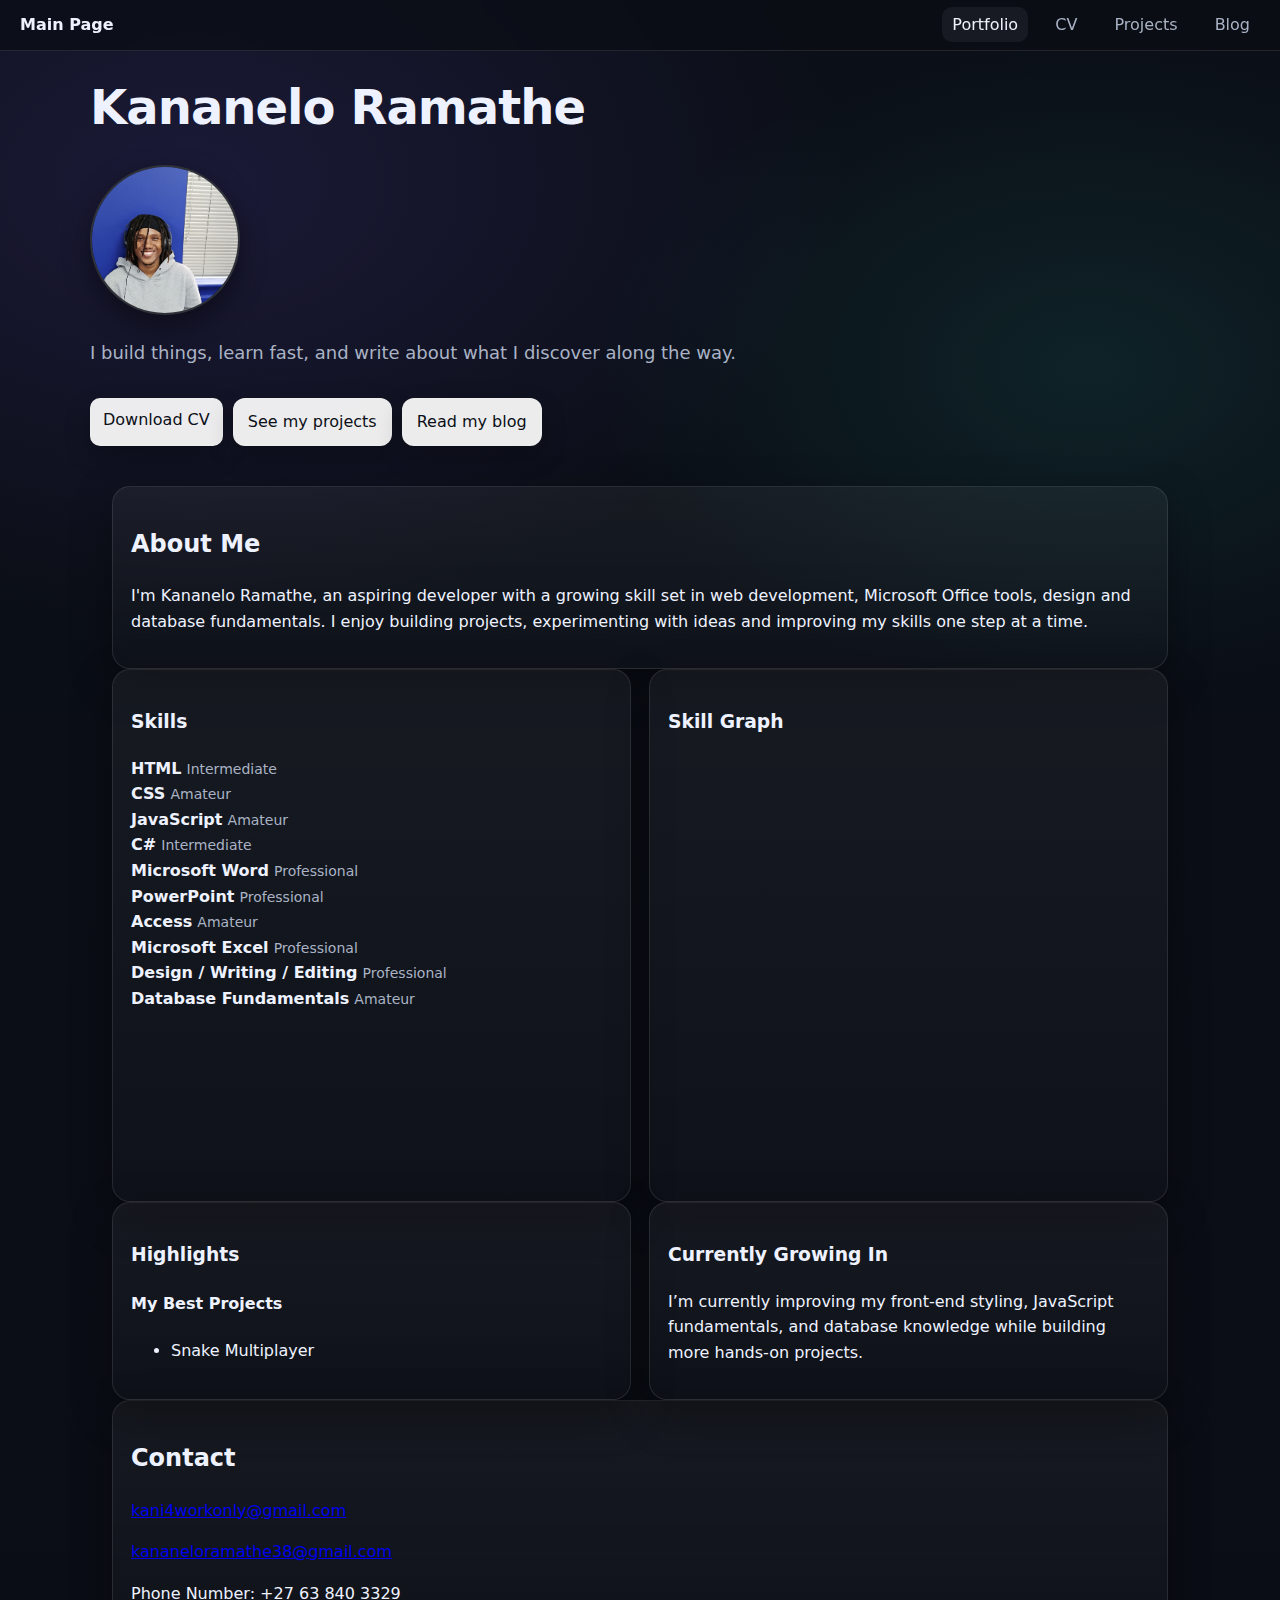
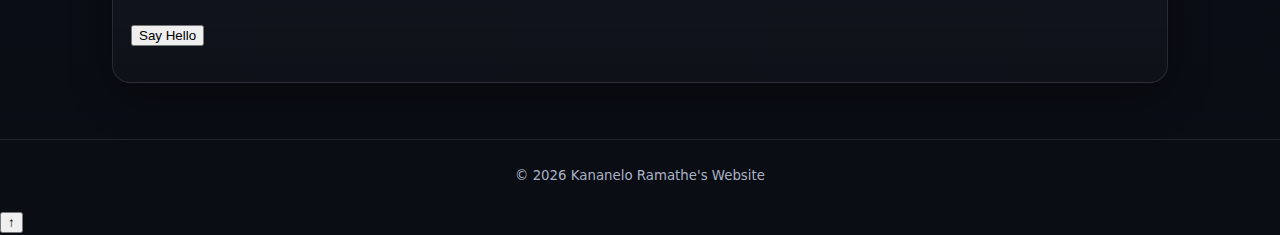
<file: index.html>
<!doctype html>
<html lang="en">
<head>
  <script async src="https://www.googletagmanager.com/gtag/js?id=G-QMB17BQ721"></script>
  <script>
    window.dataLayer = window.dataLayer || [];
    function gtag(){dataLayer.push(arguments);}
    gtag('js', new Date());
    gtag('config', 'G-QMB17BQ721');
  </script>

  <meta charset="utf-8" />
  <meta name="viewport" content="width=device-width,initial-scale=1" />
  <title>My Portfolio</title>
  <meta name="description" content="Portfolio, projects, and blog by Kananelo Ramathe." />
  <link rel="icon" href="images/me.jpg" />
  <link rel="stylesheet" href="style.css" />
</head>
<body>

  <div class="bg">
    <div class="blob b1"></div>
    <div class="blob b2"></div>
    <div class="blob b3"></div>
    <div class="stars"></div>
    <div class="grain"></div>
  </div>

  
  <nav class="nav">
    <a class="logo" href="index.html">Main Page</a>
    <div class="links">
      <a class="active" href="index.html">Portfolio</a>
      <a href="cv.html">CV</a>
      <a href="projects.html">Projects</a>
      <a href="blog.html">Blog</a>
    </div>
  </nav>

  <header class="hero wrap">
    <h1>Kananelo Ramathe</h1>

    <div class="avatar-wrap">
      <img class="avatar" src="images/me.jpg" alt="Photo of Kananelo Ramathe" />
    </div>

    <p>I build things, learn fast, and write about what I discover along the way.</p>

    <div class="cta">
      <a class="btn small" href="files/Kananelo_Ramathe_CV.pdf" download>Download CV</a>
      <a class="btn" href="projects.html">See my projects</a>
      <a class="btn" href="blog.html">Read my blog</a>
    </div>
  </header>

  <main class="wrap">
    <section class="card">
      <h2>About Me</h2>
      <p>
        I'm Kananelo Ramathe, an aspiring developer with a growing skill set in web development,
        Microsoft Office tools, design and database fundamentals. I enjoy building projects,
        experimenting with ideas and improving my skills one step at a time.
      </p>
    </section>

    <section class="grid skills-grid">
      <div class="card skills-card glow-3d">
        <div class="card-glow"></div>
        <h3>Skills</h3>

        <div class="skills-list">
          <div class="skill">
            <div class="skill-info">
              <span class="skill-name">HTML</span>
              <span class="skill-level intermediate">Intermediate</span>
            </div>
            <div class="skill-bar">
              <div class="skill-fill html" data-label="HTML" data-value="60"></div>
            </div>
          </div>

          <div class="skill">
            <div class="skill-info">
              <span class="skill-name">CSS</span>
              <span class="skill-level amateur">Amateur</span>
            </div>
            <div class="skill-bar">
              <div class="skill-fill css" data-label="CSS" data-value="30"></div>
            </div>
          </div>

          <div class="skill">
            <div class="skill-info">
              <span class="skill-name">JavaScript</span>
              <span class="skill-level amateur">Amateur</span>
            </div>
            <div class="skill-bar">
              <div class="skill-fill js" data-label="JavaScript" data-value="30"></div>
            </div>
          </div>

          <div class="skill">
            <div class="skill-info">
              <span class="skill-name">C#</span>
              <span class="skill-level intermediate">Intermediate</span>
            </div>
            <div class="skill-bar">
              <div class="skill-fill csharp" data-label="C#" data-value="50"></div>
            </div>
          </div>

          <div class="skill">
            <div class="skill-info">
              <span class="skill-name">Microsoft Word</span>
              <span class="skill-level professional">Professional</span>
            </div>
            <div class="skill-bar">
              <div class="skill-fill word" data-label="Word" data-value="60"></div>
            </div>
          </div>

          <div class="skill">
            <div class="skill-info">
              <span class="skill-name">PowerPoint</span>
              <span class="skill-level professional">Professional</span>
            </div>
            <div class="skill-bar">
              <div class="skill-fill ppt" data-label="PowerPoint" data-value="51"></div>
            </div>
          </div>

          <div class="skill">
            <div class="skill-info">
              <span class="skill-name">Access</span>
              <span class="skill-level amateur">Amateur</span>
            </div>
            <div class="skill-bar">
              <div class="skill-fill access" data-label="Access" data-value="30"></div>
            </div>
          </div>

          <div class="skill">
            <div class="skill-info">
              <span class="skill-name">Microsoft Excel</span>
              <span class="skill-level professional">Professional</span>
            </div>
            <div class="skill-bar">
              <div class="skill-fill excel" data-label="Excel" data-value="43"></div>
            </div>
          </div>

          <div class="skill">
            <div class="skill-info">
              <span class="skill-name">Design / Writing / Editing</span>
              <span class="skill-level professional">Professional</span>
            </div>
            <div class="skill-bar">
              <div class="skill-fill creative" data-label="Design" data-value="54"></div>
            </div>
          </div>

          <div class="skill">
            <div class="skill-info">
              <span class="skill-name">Database Fundamentals</span>
              <span class="skill-level amateur">Amateur</span>
            </div>
            <div class="skill-bar">
              <div class="skill-fill db" data-label="Database" data-value="30"></div>
            </div>
          </div>
        </div>
      </div>

      <div class="card radar-card">
        <h3>Skill Graph</h3>
        <div class="chart-wrap">
          <canvas id="skillsRadar" width="420" height="420"></canvas>
        </div>
      </div>
    </section>

    <section class="grid">
      <div class="card">
        <h3>Highlights</h3>
        <h4>My Best Projects</h4>
        <ul>
          <li>Snake Multiplayer</li>
        </ul>
      </div>

      <div class="card">
        <h3>Currently Growing In</h3>
        <p>
          I’m currently improving my front-end styling, JavaScript fundamentals,
          and database knowledge while building more hands-on projects.
        </p>
      </div>
    </section>

    <section class="card">
      <h2>Contact</h2>
      <p><a href="mailto:kani4workonly@gmail.com">kani4workonly@gmail.com</a></p>
      <p><a href="mailto:kananeloramathe38@gmail.com">kananeloramathe38@gmail.com</a></p>
      <p>Phone Number: +27 63 840 3329</p>

      <button id="hiBtn">Say Hello</button>
      <p id="msg" class="muted"></p>
    </section>
  </main>

  <footer class="footer">
    <small>© <span id="year"></span> Kananelo Ramathe's Website</small>
  </footer>

  <button id="topBtn" class="top-btn" aria-label="Back to top">↑</button>

  <script src="script.js"></script>

</body>
</html>
</file>
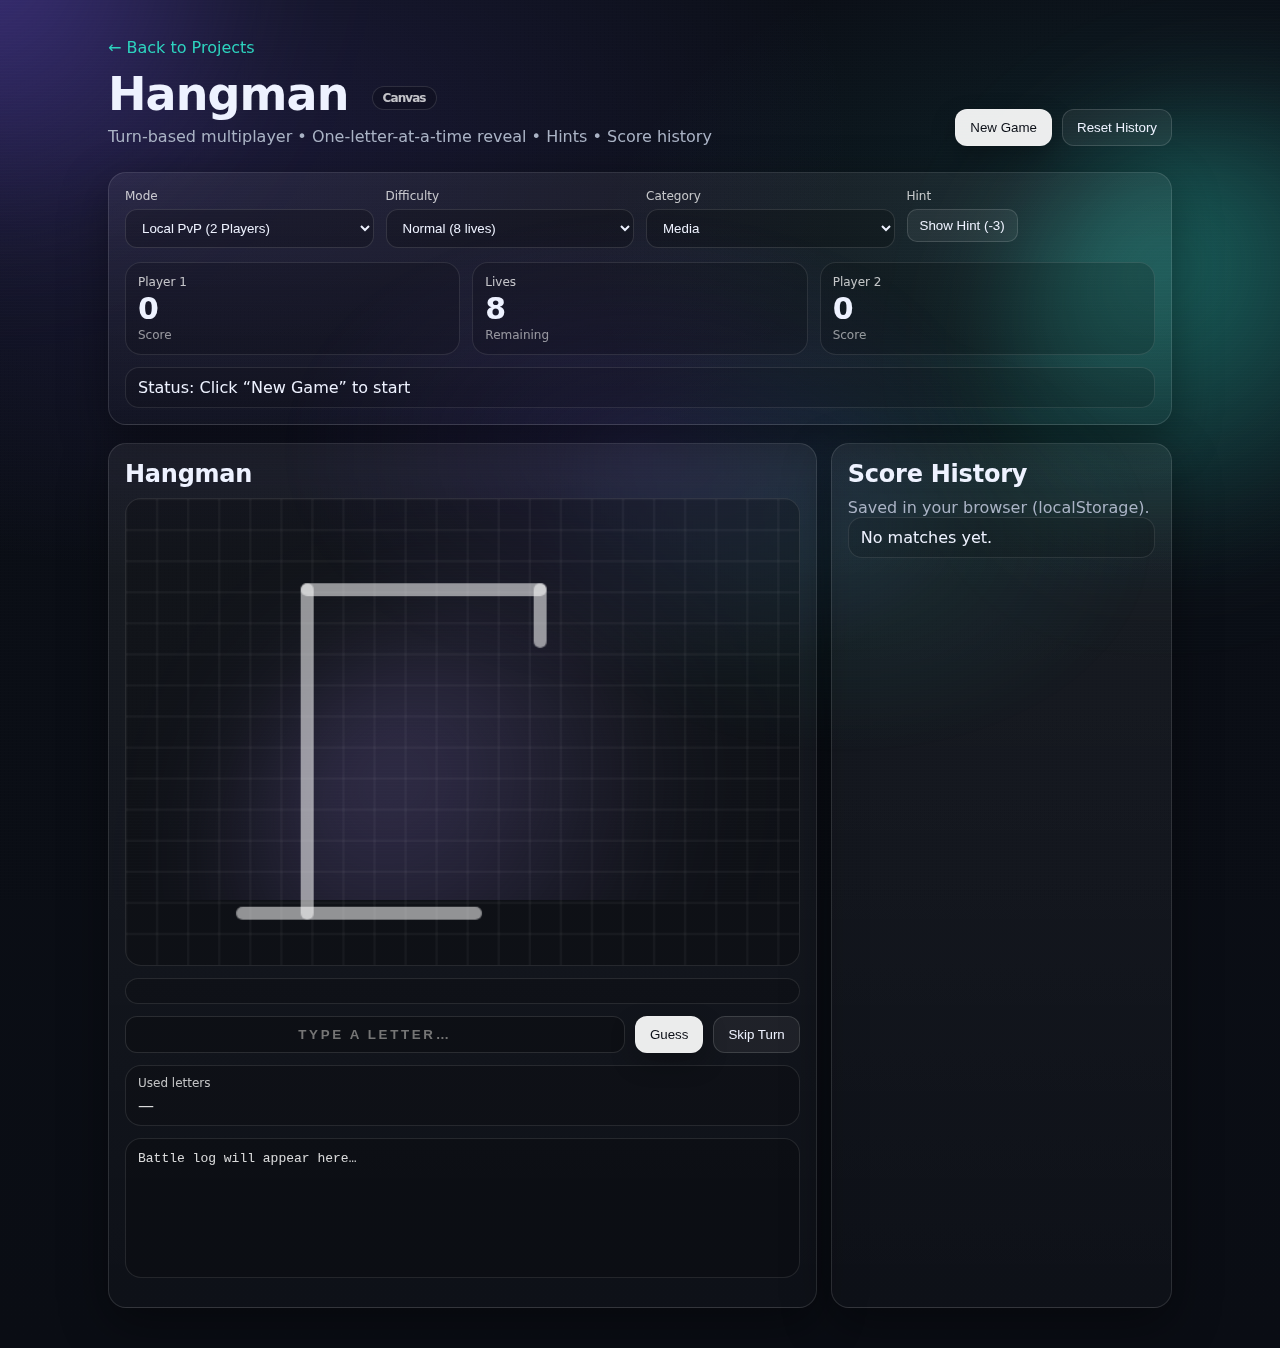
<file: hangman/index.html>
<!doctype html>
<html lang="en">
<head>
  <meta charset="utf-8" />
  <meta http-equiv="refresh" content="0; url=../Hangman/" />
  <link rel="canonical" href="../Hangman/" />
  <title>Redirecting…</title>
  <script>
    window.location.replace("../Hangman/");
  </script>
</head>
<body>
  Redirecting to Hangman…
</body>
</html>
</file>
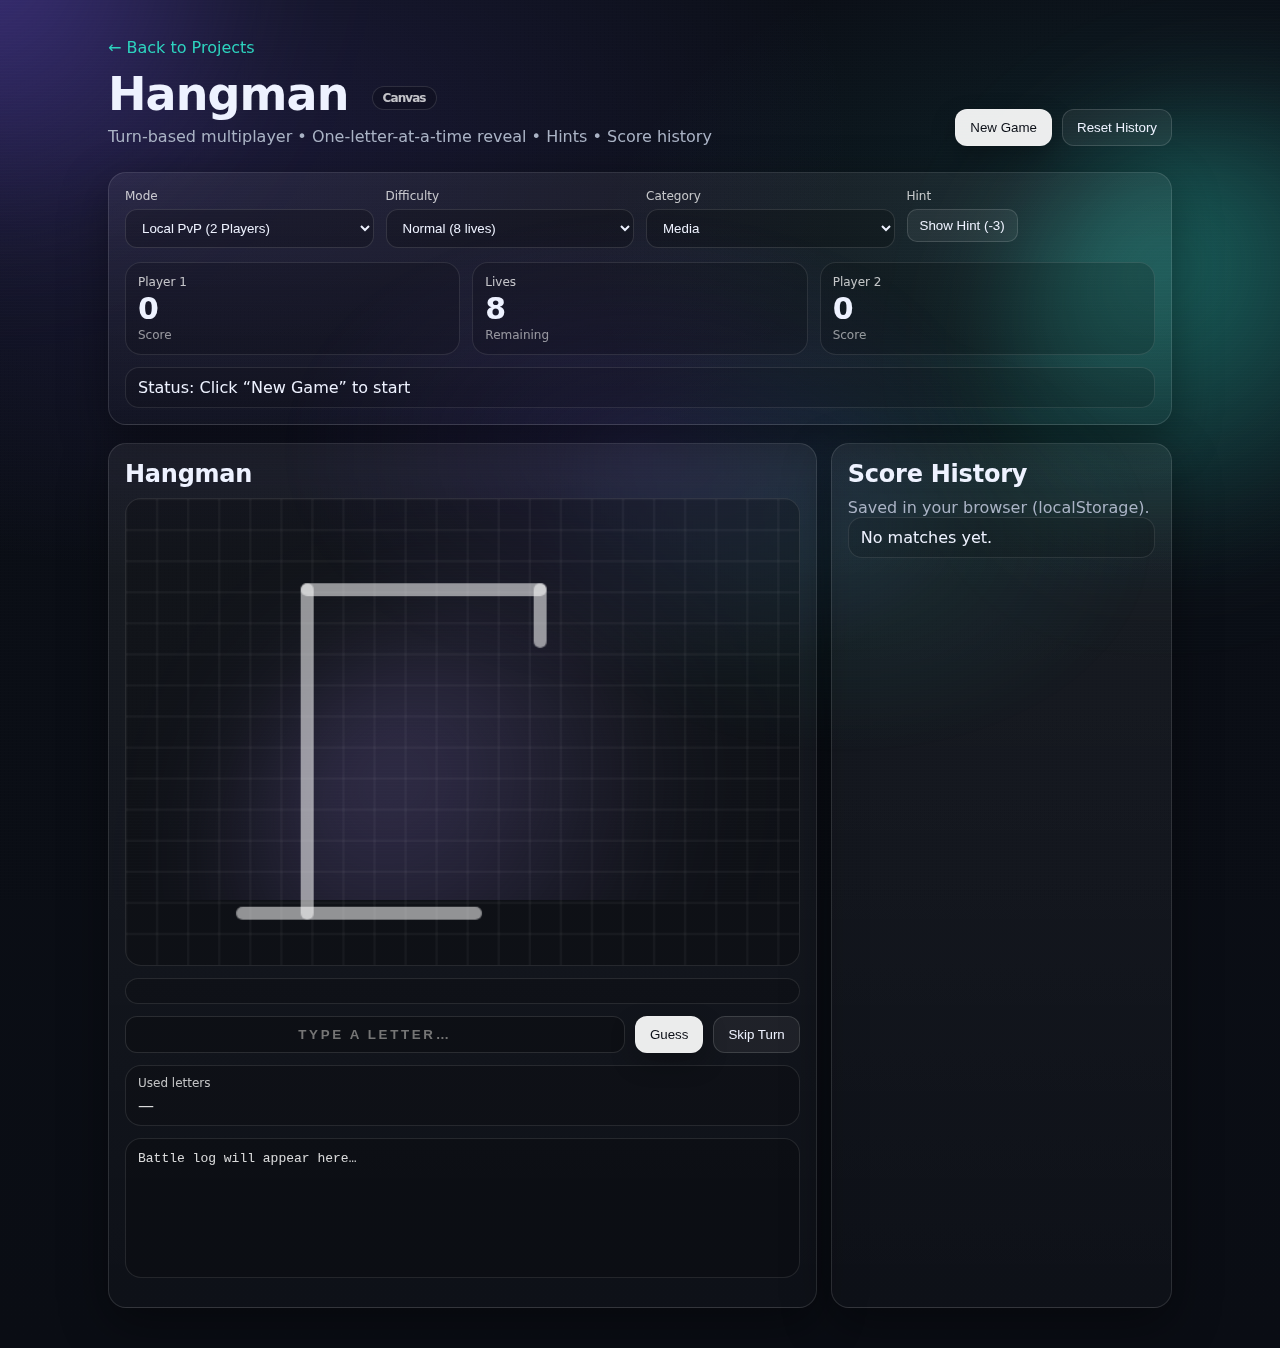
<file: Hangman/index.html>
<!doctype html>
<html lang="en">
<head>
  <meta charset="utf-8" />
  <meta name="viewport" content="width=device-width,initial-scale=1" />
  <title>Hangman</title>
  <link rel="stylesheet" href="hangman.css" />
</head>

<body>
  <!-- Background FX (same vibe as your Snake/KnockoutClash) -->
  <div class="bg">
    <div class="blob b1"></div>
    <div class="blob b2"></div>
    <div class="blob b3"></div>
    <div class="stars"></div>
    <div class="grain"></div>
  </div>
  <div class="glow" aria-hidden="true"></div>

  <main class="wrap">
    <header class="hero">
      <div>
        <a class="back" href="../projects.html">← Back to Projects</a>
        <h1 class="title">Hangman <span class="badge">Canvas</span></h1>
        <p class="muted">Turn-based multiplayer • One-letter-at-a-time reveal • Hints • Score history</p>
      </div>

      <div class="hero-actions">
        <button id="newGameBtn" class="btn">New Game</button>
        <button id="resetHistoryBtn" class="btn ghost">Reset History</button>
      </div>
    </header>

    <section class="panel">
      <div class="settings">
        <div class="field">
          <label>Mode</label>
          <select id="mode">
            <option value="pvp" selected>Local PvP (2 Players)</option>
            <option value="cpu">Player vs CPU</option>
          </select>
        </div>

        <div class="field">
          <label>Difficulty</label>
          <select id="difficulty">
            <option value="easy">Easy (10 lives)</option>
            <option value="normal" selected>Normal (8 lives)</option>
            <option value="hard">Hard (6 lives)</option>
          </select>
        </div>

        <div class="field">
          <label>Category</label>
          <select id="category">
            <option value="media" selected>Media</option>
            <option value="tech">Tech</option>
            <option value="biblical">Biblical</option>
          </select>
        </div>

        <div class="field">
          <label>Hint</label>
          <button id="hintBtn" class="btn ghost small">Show Hint (-3)</button>
        </div>
      </div>

      <div class="hud">
        <div class="stat">
          <div class="stat-label" id="p1Label">Player 1</div>
          <div class="stat-value" id="p1Score">0</div>
          <div class="stat-sub">Score</div>
        </div>

        <div class="stat">
          <div class="stat-label">Lives</div>
          <div class="stat-value" id="lives">8</div>
          <div class="stat-sub">Remaining</div>
        </div>

        <div class="stat">
          <div class="stat-label" id="p2Label">Player 2</div>
          <div class="stat-value" id="p2Score">0</div>
          <div class="stat-sub">Score</div>
        </div>
      </div>

      <div class="status" id="status">Status: Click “New Game” to start</div>
      <div class="hint" id="hint" hidden></div>
    </section>

    <section class="grid">
      <article class="card">
        <h2>Hangman</h2>
        <div class="canvas-wrap">
          <canvas id="hangCanvas" width="520" height="360"></canvas>
          <div class="flash" id="flash"></div>
        </div>

        <div class="word" id="word">—</div>

        <div class="guess-row">
          <input id="guessInput" class="input" maxlength="1" placeholder="Type a letter…" />
          <button id="guessBtn" class="btn">Guess</button>
          <button id="skipBtn" class="btn ghost">Skip Turn</button>
        </div>

        <div class="used">
          <div class="used-title">Used letters</div>
          <div class="used-list" id="usedLetters">—</div>
        </div>

        <pre class="log" id="log">Battle log will appear here…</pre>
      </article>

      <aside class="card">
        <h2>Score History</h2>
        <p class="muted">Saved in your browser (localStorage).</p>
        <div class="history" id="history"></div>
      </aside>
    </section>
  </main>

  <script src="hangman.js"></script>
</body>
</html>
</file>
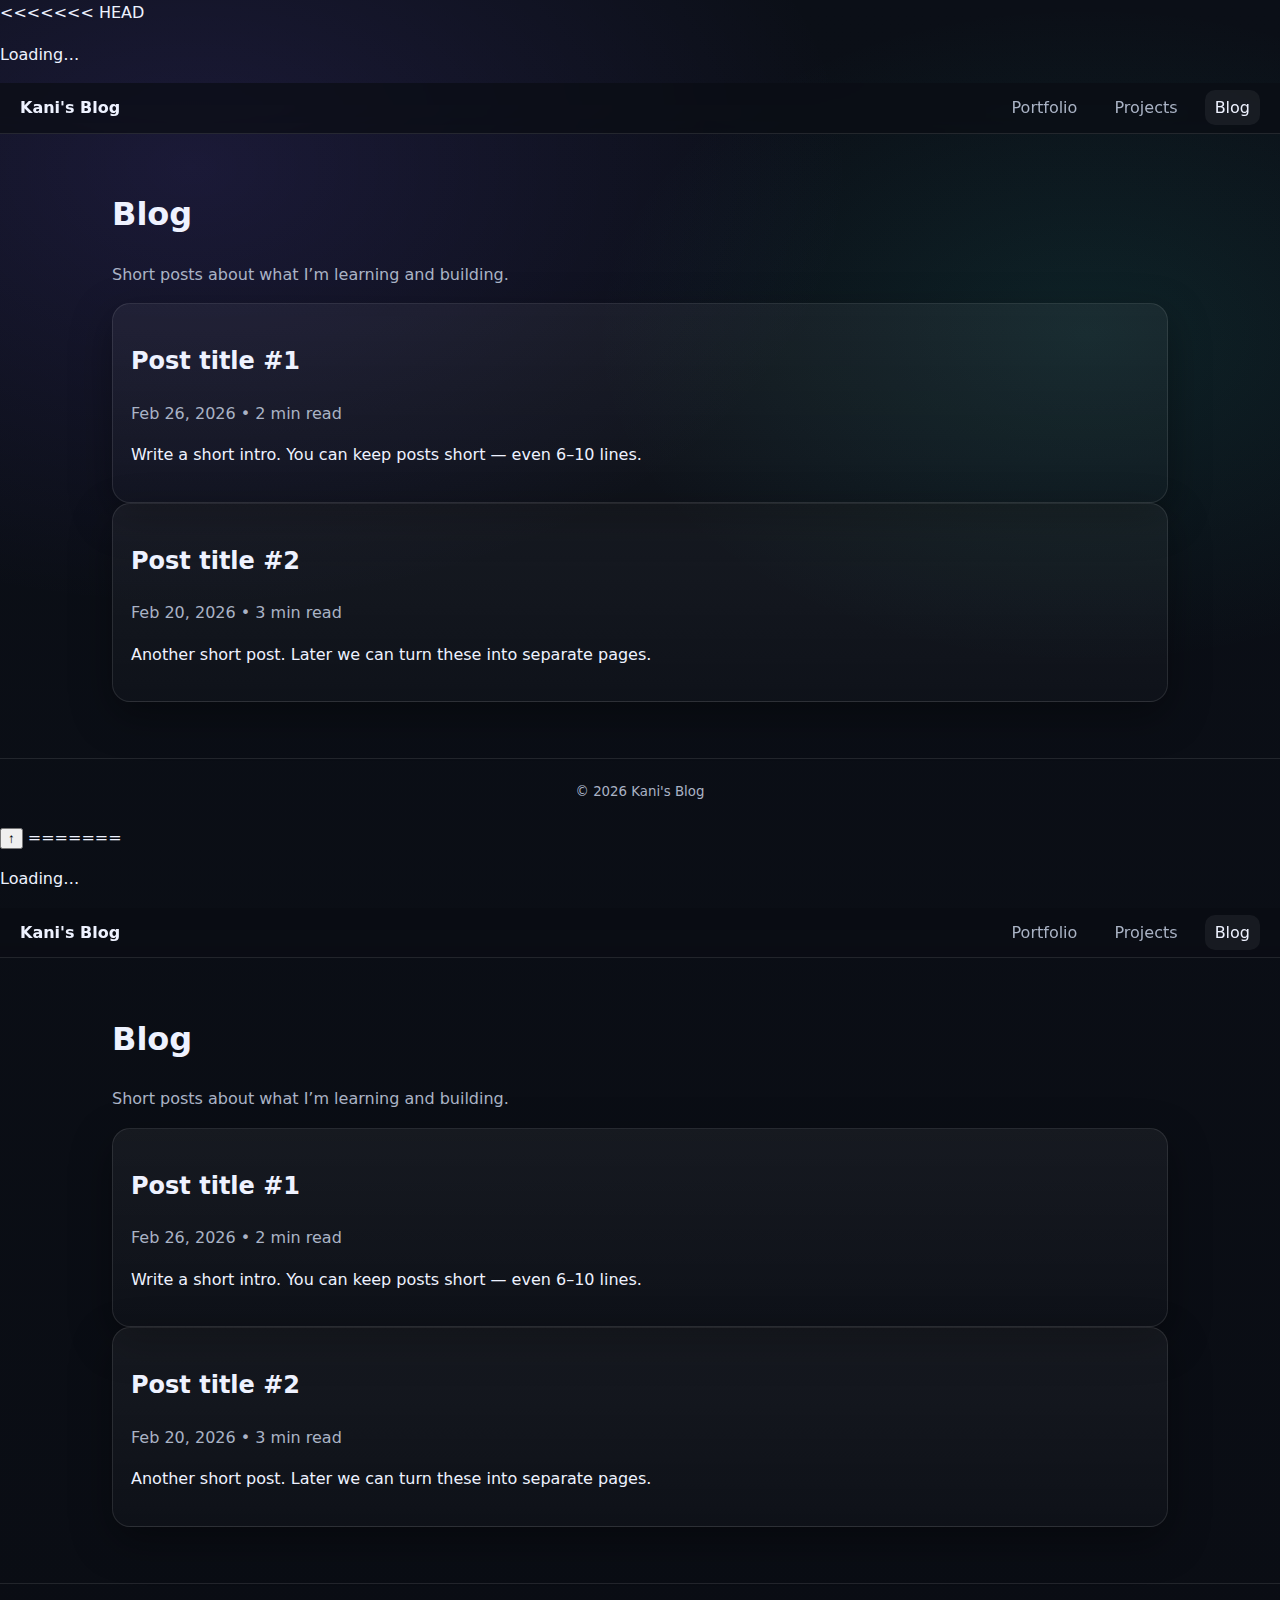
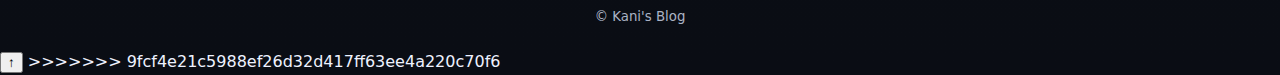
<file: blog.html>
<<<<<<< HEAD
<!doctype html>
<html lang="en">
<head>
  <meta charset="utf-8" />
  <meta name="viewport" content="width=device-width,initial-scale=1" />
  <title>Blog</title>
  <meta name="description" content="Portfolio, projects, and blog by Kananelo Ramathe." />
<link rel="icon" href="images/me.jpg" />
  <link rel="stylesheet" href="style.css" />
</head>
<body>

<div class="bg">
  <div class="blob b1"></div>
  <div class="blob b2"></div>
  <div class="blob b3"></div>
  <div class="stars"></div>
  <div class="grain"></div>
</div>

  <div id="loader" class="loader" aria-live="polite" aria-label="Loading site">
    <div class="loader-card">
      <div class="loader-ring"></div>
      <p class="loader-text">Loading…</p>
    </div>
  </div>

  <nav class="nav">
    <a class="logo" href="index.html">Kani's Blog</a>
    <div class="links">
      <a href="index.html">Portfolio</a>
      <a href="projects.html">Projects</a>
      <a class="active" href="blog.html">Blog</a>
    </div>
  </nav>

  <main class="wrap">
    <header class="pagehead">
      <h1>Blog</h1>
      <p class="muted">Short posts about what I’m learning and building.</p>
    </header>

    <section class="card">
      <h2>
  <a href="posts/first-post.html" style="color:inherit;text-decoration:none">
    Post title #1
  </a>
</h2>
      <p class="muted">Feb 26, 2026 • 2 min read</p>
      <p>Write a short intro. You can keep posts short — even 6–10 lines.</p>
    </section>

    <section class="card">
      <h2>
  <a href="posts/second-post.html" style="color:inherit;text-decoration:none">
    Post title #2
  </a>
</h2>
      <p class="muted">Feb 20, 2026 • 3 min read</p>
      <p>Another short post. Later we can turn these into separate pages.</p>
    </section>
  </main>

  <footer class="footer">
    <small>© <span id="year"></span> Kani's Blog</small>
  </footer>

  <script src="script.js"></script>
  <button id="topBtn" class="top-btn" aria-label="Back to top">↑</button>
</body>
=======
<!doctype html>
<html lang="en">
<head>
  <meta charset="utf-8" />
  <meta name="viewport" content="width=device-width,initial-scale=1" />
  <title>Blog</title>
  <meta name="description" content="Portfolio, projects, and blog by Kananelo Ramathe." />
<link rel="icon" href="images/me.jpg" />
  <link rel="stylesheet" href="style.css" />
</head>
<body>

<div class="bg">
  <div class="blob b1"></div>
  <div class="blob b2"></div>
  <div class="blob b3"></div>
  <div class="stars"></div>
  <div class="grain"></div>
</div>

  <div id="loader" class="loader" aria-live="polite" aria-label="Loading site">
    <div class="loader-card">
      <div class="loader-ring"></div>
      <p class="loader-text">Loading…</p>
    </div>
  </div>

  <nav class="nav">
    <a class="logo" href="index.html">Kani's Blog</a>
    <div class="links">
      <a href="index.html">Portfolio</a>
      <a href="projects.html">Projects</a>
      <a class="active" href="blog.html">Blog</a>
    </div>
  </nav>

  <main class="wrap">
    <header class="pagehead">
      <h1>Blog</h1>
      <p class="muted">Short posts about what I’m learning and building.</p>
    </header>

    <section class="card">
      <h2>
  <a href="posts/first-post.html" style="color:inherit;text-decoration:none">
    Post title #1
  </a>
</h2>
      <p class="muted">Feb 26, 2026 • 2 min read</p>
      <p>Write a short intro. You can keep posts short — even 6–10 lines.</p>
    </section>

    <section class="card">
      <h2>
  <a href="posts/second-post.html" style="color:inherit;text-decoration:none">
    Post title #2
  </a>
</h2>
      <p class="muted">Feb 20, 2026 • 3 min read</p>
      <p>Another short post. Later we can turn these into separate pages.</p>
    </section>
  </main>

  <footer class="footer">
    <small>© <span id="year"></span> Kani's Blog</small>
  </footer>

  <script src="script.js"></script>
  <button id="topBtn" class="top-btn" aria-label="Back to top">↑</button>
</body>
>>>>>>> 9fcf4e21c5988ef26d32d417ff63ee4a220c70f6
</html>
</file>
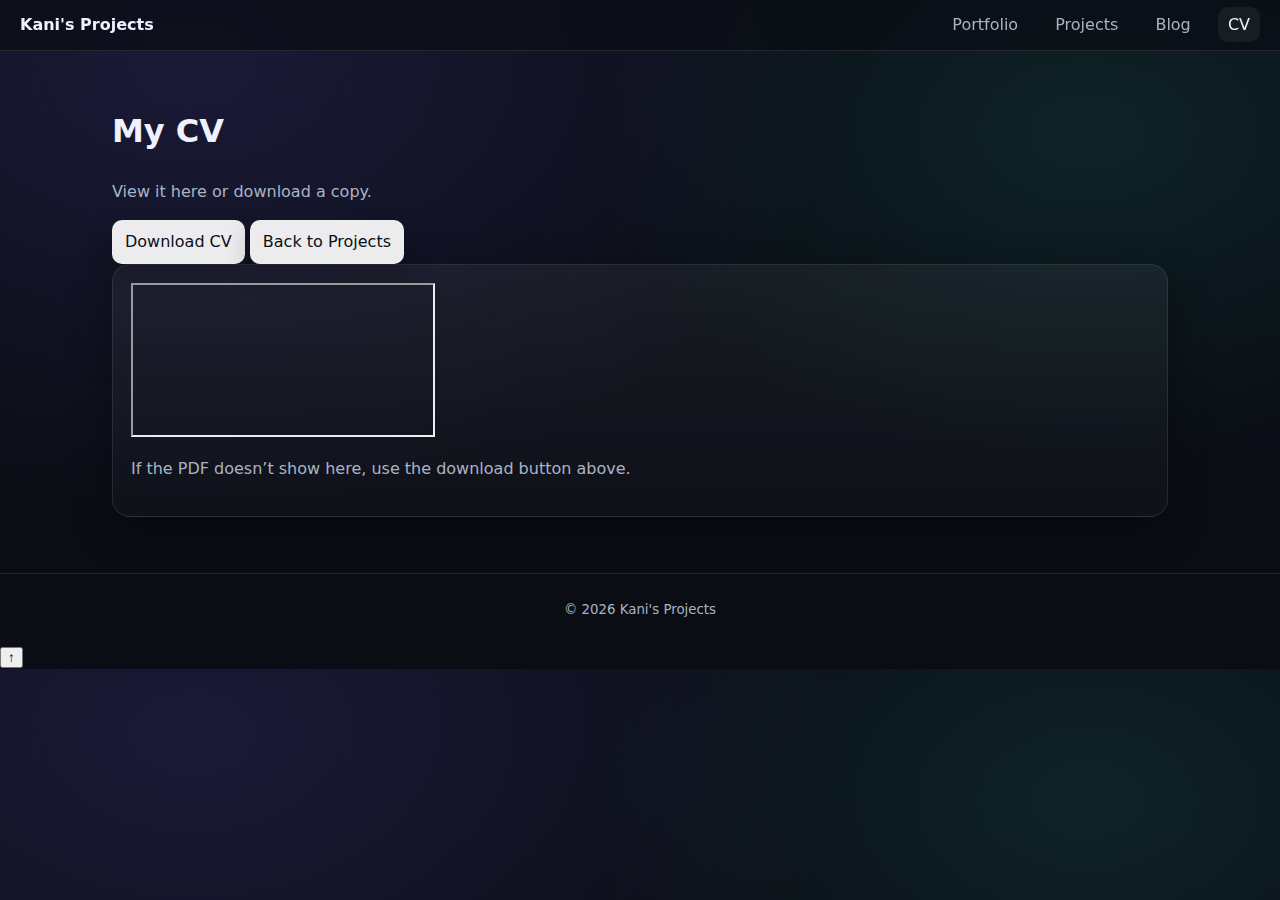
<file: cv.html>
<!doctype html>
<html lang="en">
<head>

<script async src="https://www.googletagmanager.com/gtag/js?id=G-QMB17BQ721"></script>
<script>
  window.dataLayer = window.dataLayer || [];
  function gtag(){dataLayer.push(arguments);}
  gtag('js', new Date());
  gtag('config', 'G-QMB17BQ721');
</script>

  <meta charset="utf-8" />
  <meta name="viewport" content="width=device-width,initial-scale=1" />
  <title>CV • Kani</title>
  <meta name="description" content="Kananelo Ramathe CV" />
  <link rel="icon" href="images/me.jpg" />
  <link rel="stylesheet" href="style.css" />
</head>

<body>


  <div class="bg">
    <div class="blob b1"></div>
    <div class="blob b2"></div>
    <div class="blob b3"></div>
    <div class="stars"></div>
    <div class="grain"></div>
  </div>

  <nav class="nav">
    <a class="logo" href="index.html">Kani's Projects</a>
    <div class="links">
      <a href="index.html">Portfolio</a>
      <a href="projects.html">Projects</a>
      <a href="blog.html">Blog</a>
      <a class="active" href="cv.html">CV</a>
    </div>
  </nav>

  <main class="wrap">
    <header class="pagehead">
      <h1>My CV</h1>
      <p class="muted">View it here or download a copy.</p>

      <div class="actions" style="margin-top:14px;">
        <a class="btn small" href="files/Kananelo Ramathe CV.pdf" download>
          Download CV
        </a>
        <a class="btn small ghost" href="projects.html">
          Back to Projects
        </a>
      </div>
    </header>

    <section class="card">
      <div class="cv-wrap">
        <iframe
          class="cv-frame"
          src="files/Kananelo Ramathe CV.pdf"
          title="Kananelo Ramathe CV"
        ></iframe>

        <p class="muted" style="margin-top:12px;">
          If the PDF doesn’t show here, use the download button above.
        </p>
      </div>
    </section>
  </main>

  <footer class="footer">
    <small>© <span id="year"></span> Kani's Projects</small>
  </footer>

  <button id="topBtn" class="top-btn" aria-label="Back to top">↑</button>

  <script src="script.js"></script>
</body>
</html>
</file>
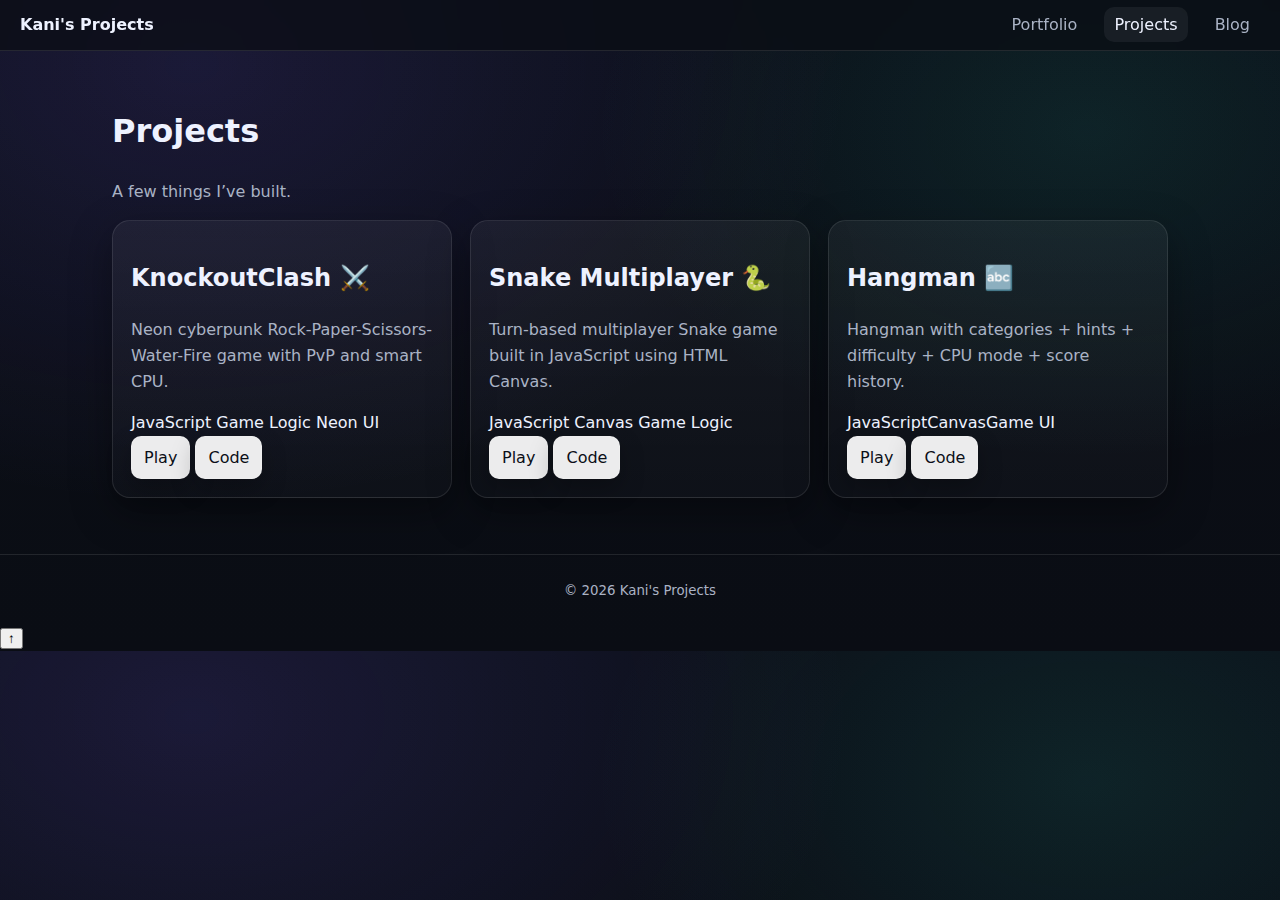
<file: projects.html>
<!doctype html>
<html lang="en">
<head>

<script async src="https://www.googletagmanager.com/gtag/js?id=G-QMB17BQ721"></script>
<script>
  window.dataLayer = window.dataLayer || [];
  function gtag(){dataLayer.push(arguments);}
  gtag('js', new Date());
  gtag('config', 'G-QMB17BQ721');
</script>

  <meta charset="utf-8" />
  <meta name="viewport" content="width=device-width,initial-scale=1" />
  <title>Kani's Projects</title>
  <meta name="description" content="Portfolio, projects, and blog by Kananelo Ramathe." />
  <link rel="icon" href="images/me.jpg" />
  <link rel="stylesheet" href="style.css" />
</head>

<body>



  <div class="bg">
    <div class="blob b1"></div>
    <div class="blob b2"></div>
    <div class="blob b3"></div>
    <div class="stars"></div>
    <div class="grain"></div>
  </div>

  

  <nav class="nav">
    <a class="logo" href="index.html">Kani's Projects</a>
    <div class="links">
      <a href="index.html">Portfolio</a>
      <a class="active" href="projects.html">Projects</a>
      <a href="blog.html">Blog</a>
    </div>
  </nav>

  <main class="wrap">
    <header class="pagehead">
      <h1>Projects</h1>
      <p class="muted">A few things I’ve built.</p>
    </header>

    <section class="grid">


      <article class="card">
        <h2>KnockoutClash ⚔️</h2>

        <p class="muted">
          Neon cyberpunk Rock-Paper-Scissors-Water-Fire game with PvP and smart CPU.
        </p>

        <div class="tags">
          <span>JavaScript</span>
          <span>Game Logic</span>
          <span>Neon UI</span>
        </div>

        <div class="actions">
          <a class="btn small" id="kocPlay" href="#">Play</a>

          <a class="btn small ghost"
             href="https://github.com/Kananelo0207/my-website/tree/main/knockoutclash"
             target="_blank"
             rel="noreferrer">
            Code
          </a>
        </div>
      </article>


      <article class="card">
        <h2>Snake Multiplayer 🐍</h2>

        <p class="muted">
          Turn-based multiplayer Snake game built in JavaScript using HTML Canvas.
        </p>

        <div class="tags">
          <span>JavaScript</span>
          <span>Canvas</span>
          <span>Game Logic</span>
        </div>

        <div class="actions">
          <a class="btn small" href="snake.html">Play</a>
          <a class="btn small ghost" href="#">Code</a>
        </div>
      </article>


<article class="card">
  <h2>Hangman 🔤</h2>
  <p class="muted">Hangman with categories + hints + difficulty + CPU mode + score history.</p>

  <div class="tags">
    <span>JavaScript</span><span>Canvas</span><span>Game UI</span>
  </div>

  <div class="actions">
    <a class="btn small" href="hangman/">Play</a>
    <a class="btn small ghost" href="https://github.com/Kananelo0207/my-website" target="_blank" rel="noreferrer">Code</a>
  </div>
</article>

    </section>
  </main>

  <footer class="footer">
    <small>© <span id="year"></span> Kani's Projects</small>
  </footer>


  <button id="topBtn" class="top-btn" aria-label="Back to top">↑</button>

  <script src="script.js"></script>


  <script>
    (function () {
      const kocPlay = document.getElementById("kocPlay");
      if (!kocPlay) return;

      const isLocal =
        location.hostname === "127.0.0.1" ||
        location.hostname === "localhost";


      const target = isLocal
        ? "knockoutclash/index.local.html"
        : "knockoutclash/index.html";

      kocPlay.addEventListener("click", function (e) {
        e.preventDefault();


        const splash = document.getElementById("splash");
        if (splash) {
          splash.classList.remove("hidden");
          splash.classList.add("show");
        }

        
        setTimeout(() => {
          window.location.href = target;
        }, 800);
      });
    })();
  </script>

</body>

</html>
</file>
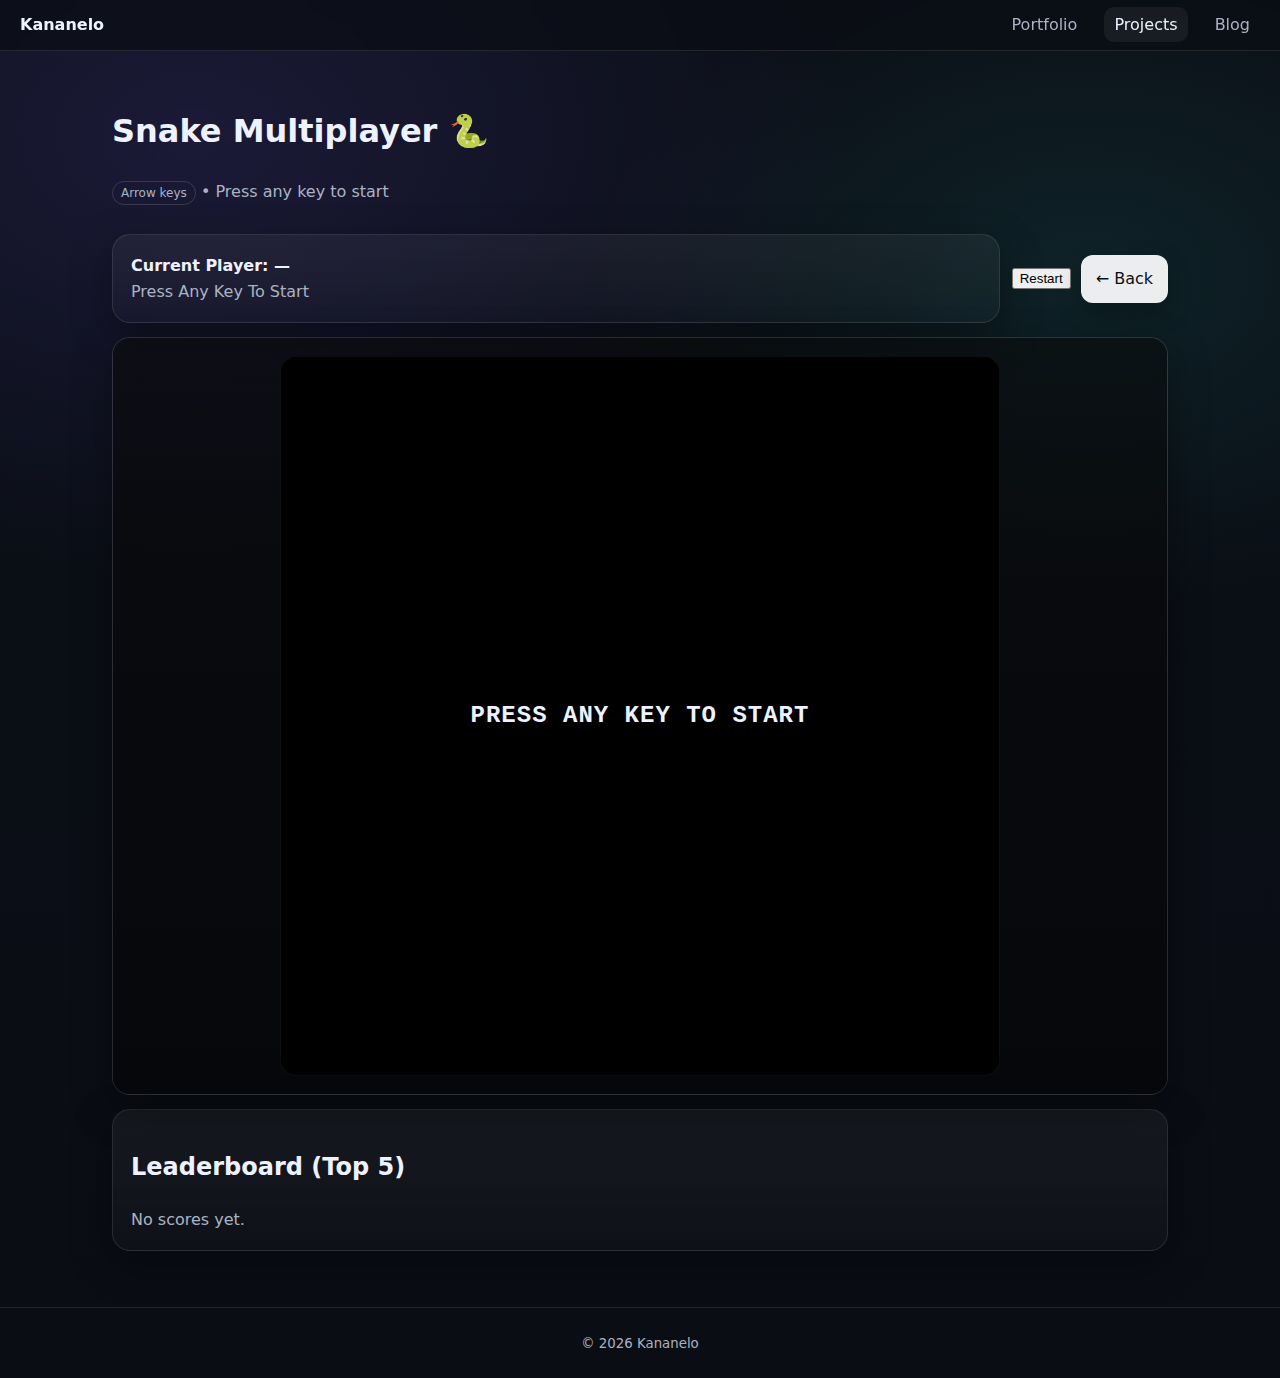
<file: snake.html>
<!doctype html>
<html lang="en">
<head>
  <meta charset="utf-8" />
  <meta name="viewport" content="width=device-width,initial-scale=1" />
  <title>Snake Multiplayer</title>
  <link rel="stylesheet" href="style.css" />
  <style>
    .snake-wrap{display:grid;gap:14px}
    .hud{display:flex;gap:12px;flex-wrap:wrap;align-items:center;justify-content:space-between}
    canvas{
      width:min(720px,96vw);
      aspect-ratio:1/1;
      border-radius:16px;
      border:1px solid rgba(255,255,255,.12);
      background:#000;
      display:block;
    }
    .leader{white-space:pre-line}
    .kbd{font-size:12px;padding:4px 8px;border:1px solid rgba(255,255,255,.14);border-radius:999px;color:var(--muted)}
    .row{display:flex;gap:10px;flex-wrap:wrap;align-items:center}
    .overlay{
      position:absolute; inset:0;
      display:grid; place-items:center;
      background:rgba(0,0,0,.55);
      border-radius:16px;
    }
    .overlay h2{
      margin:0;
      font-family: Consolas, monospace;
      letter-spacing:1px;
      text-align:center;
      padding:0 16px;
      white-space:pre-line;
    }
    .stage{
      position:relative;
      display:grid;
      place-items:center;
      gap:10px;
    }
  </style>
</head>
<body>

  <nav class="nav">
    <a class="logo" href="index.html">Kananelo</a>
    <div class="links">
      <a href="index.html">Portfolio</a>
      <a class="active" href="projects.html">Projects</a>
      <a href="blog.html">Blog</a>
    </div>
  </nav>

  <main class="wrap snake-wrap">
    <header class="pagehead">
      <h1>Snake Multiplayer 🐍</h1>
      <p class="muted"><span class="kbd">Arrow keys</span> • Press any key to start</p>
    </header>

    <section class="hud">
      <div class="card" style="flex:1;min-width:240px;margin:0">
        <div class="row"><strong id="currentPlayer">Current Player: —</strong></div>
        <div class="muted" id="scoreLine">Press Any Key To Start</div>
      </div>

      <div class="row">
        <button id="restartBtn">Restart</button>
        <a class="btn ghost" href="projects.html">← Back</a>
      </div>
    </section>

    <section class="card stage">
      <canvas id="game" width="600" height="600" aria-label="Snake game canvas"></canvas>

      <div id="overlay" class="overlay">
        <h2 id="overlayText">PRESS ANY KEY TO START</h2>
      </div>
    </section>

    <section class="card">
      <h2>Leaderboard (Top 5)</h2>
      <div class="leader muted" id="leaderboard">No scores yet.</div>
    </section>
  </main>

  <footer class="footer">
    <small>© <span id="year"></span> Kananelo</small>
  </footer>

  <script src="script.js"></script>
  <script src="snake.js"></script>
</body>
</html>
</file>
<file: style.css>
:root{
  --bg: #0b0f17;
  --bg2:#0a0d14;
  --card: rgba(255,255,255,.04);
  --card2: rgba(255,255,255,.02);
  --text:#eef2ff;
  --muted:#aab3c5;
  --line: rgba(255,255,255,.10);

  --accent:#7c5cff;
  --accent2:#2dd4bf;

  --shadow: 0 14px 40px rgba(0,0,0,.35);

  --radius: 18px;
  --radius-sm: 12px;

  --max: 1100px;
}

*{box-sizing:border-box}
html{scroll-behavior:smooth}

body{
  margin:0;
  font-family: system-ui, -apple-system, Segoe UI, Roboto, Arial, sans-serif;
  color: var(--text);
  line-height: 1.6;
  overflow-x: hidden;

  background:
    radial-gradient(1200px 800px at 15% 10%, rgba(124,92,255,.14), transparent 55%),
    radial-gradient(900px 600px at 85% 20%, rgba(45,212,191,.10), transparent 55%),
    linear-gradient(180deg, var(--bg), var(--bg2));
}



.wrap{
  max-width: var(--max);
  margin: 0 auto;
  padding: 34px 22px;
}


.muted{ color: var(--muted); }



.nav{
  position: sticky;
  top: 0;
  z-index: 20;

  backdrop-filter: blur(12px);
  background: rgba(10, 13, 20, .72);
  border-bottom: 1px solid var(--line);

  display:flex;
  align-items:center;
  justify-content:space-between;
  padding: 12px 20px;
}

.logo{
  color: var(--text);
  text-decoration: none;
  font-weight: 800;
}

.links a{
  color: var(--muted);
  text-decoration:none;
  margin-left: 12px;
  padding: 8px 10px;
  border-radius: 10px;
  position: relative;
}

.links a:hover{
  background: rgba(255,255,255,.05);
  color: var(--text);
}

.links a.active{
  color: var(--text);
  background: rgba(255,255,255,.06);
}



.hero{
  display: flex;
  flex-direction: column;     
  align-items: flex-start;     
  gap: 14px;
  padding: 18px 0 6px;
}

.hero h1{
  margin: 0;
  font-size: clamp(32px, 4vw, 48px);
  letter-spacing: -0.02em;
}

.avatar-wrap{
  display: flex;
  justify-content: flex-start;
  align-items: center;
  margin: 6px 0;
}

.avatar{
  width: 150px;
  height: 150px;
  border-radius: 999px;
  object-fit: cover;
  border: 2px solid rgba(255,255,255,.14);
  box-shadow: 0 10px 28px rgba(0,0,0,.45);
  background: #0c1018;
}

.hero p{
  margin: 4px 0 10px;
  font-size: 18px;
  color: var(--muted);
}

.cta{
  display:flex;
  gap:10px;
  flex-wrap:wrap;
  margin-top: 6px;
}



.btn{
  display:inline-block;
  padding: 10px 14px;
  border-radius: 12px;
  text-decoration:none;
  border: 1px solid rgba(255,255,255,.14);
  transition: .15s ease;

  background: rgba(255,255,255,.92);
  color: #0b0f17;
  box-shadow: 0 10px 24px rgba(0,0,0,.25);
}

.btn:hover{
  transform: translateY(-2px);
  box-shadow: 0 14px 28px rgba(0,0,0,.32);
}

.btn.small{
  padding: 8px 12px;
  border-radius: 10px;
}



.grid{
  display:grid;
  gap: 18px;
  grid-template-columns: repeat(auto-fit, minmax(280px, 1fr));
}

.card{
  background:
    linear-gradient(180deg, rgba(255,255,255,.05), rgba(255,255,255,.02));
  border: 1px solid var(--line);
  border-radius: var(--radius);
  padding: 18px;
  box-shadow: var(--shadow);
}



.footer{
  text-align:center;
  padding: 22px 10px;
  color: var(--muted);
  border-top: 1px solid var(--line);
  margin-top: 22px;
}



#skills{
  display:none !important;
}

.skills-list{
  margin-top: 16px;
}

.skill-row{
  display: flex;
  justify-content: space-between; 
  align-items: center;
  padding: 10px 0;
  border-bottom: 1px solid rgba(255,255,255,.08);
}

.skill-name{
  font-weight: 600;
}

.skill-level{
  color: var(--muted);
  font-size: 14px;
}
</file>
<file: Hangman/hangman.css>
:root{
  --bg1:#0b0f17;
  --bg2:#0a0d14;

  --text:#eef2ff;
  --muted:#aab3c5;
  --line:rgba(255,255,255,.12);

  --accent:#7c5cff;
  --accent2:#2dd4bf;

  --card1:rgba(255,255,255,.06);
  --card2:rgba(255,255,255,.02);

  --radius:18px;
  --radius-sm:12px;

  --shadow: 0 16px 48px rgba(0,0,0,.38);
}

*{ box-sizing:border-box; }
html{ scroll-behavior:smooth; }
body{
  margin:0;
  min-height:100vh;
  font-family: system-ui, -apple-system, Segoe UI, Roboto, Arial, sans-serif;
  color:var(--text);
  background:
    radial-gradient(1200px 800px at 15% 10%, rgba(124,92,255,.14), transparent 55%),
    radial-gradient(900px 600px at 85% 20%, rgba(45,212,191,.10), transparent 55%),
    linear-gradient(180deg, var(--bg1), var(--bg2));
  overflow-x:hidden;
}

.wrap{
  max-width:1100px;
  margin:0 auto;
  padding:28px 18px 40px;
  position:relative;
  z-index:1;
}

.hero{
  display:flex;
  align-items:flex-end;
  justify-content:space-between;
  gap:18px;
  flex-wrap:wrap;
  padding:10px 0 16px;
}

.back{
  display:inline-block;
  margin-bottom:10px;
  color:var(--accent2);
  text-decoration:none;
}
.back:hover{ color:#7ff5e6; }

.title{
  margin:0;
  font-size: clamp(30px, 4vw, 46px);
  letter-spacing:-.02em;
}

.badge{
  display:inline-block;
  font-size:12px;
  padding:4px 10px;
  border-radius:999px;
  border:1px solid var(--line);
  background: rgba(0,0,0,.18);
  color: rgba(255,255,255,.75);
  vertical-align:middle;
  margin-left:8px;
}

.muted{ color:var(--muted); margin:6px 0 0; }

.hero-actions{ display:flex; gap:10px; }

.panel{
  background: linear-gradient(180deg, var(--card1), var(--card2));
  border:1px solid var(--line);
  border-radius: var(--radius);
  box-shadow: var(--shadow);
  padding:16px;
  margin: 10px 0 18px;
}

.settings{
  display:grid;
  grid-template-columns: repeat(auto-fit, minmax(200px, 1fr));
  gap:12px;
  margin-bottom:14px;
}
.field label{
  display:block;
  font-size:12px;
  color: rgba(255,255,255,.75);
  margin:0 0 6px;
}
select, .input{
  width:100%;
  padding:10px 12px;
  border-radius:12px;
  border:1px solid rgba(255,255,255,.12);
  background: rgba(0,0,0,.22);
  color: var(--text);
  outline:none;
}
select:focus, .input:focus{
  border-color: rgba(124,92,255,.45);
  box-shadow: 0 0 0 3px rgba(124,92,255,.16);
}

.hud{
  display:grid;
  grid-template-columns: 1fr 1fr 1fr;
  gap:12px;
  margin-bottom:12px;
}
.stat{
  border:1px solid rgba(255,255,255,.10);
  border-radius:16px;
  background: rgba(0,0,0,.16);
  padding:12px;
}
.stat-label{
  font-size:12px;
  color: rgba(255,255,255,.75);
}
.stat-value{
  font-size:30px;
  font-weight:800;
  margin-top:2px;
}
.stat-sub{
  font-size:12px;
  color: rgba(255,255,255,.55);
  margin-top:2px;
}

.status{
  border:1px solid rgba(255,255,255,.10);
  border-radius: 14px;
  padding:10px 12px;
  background: rgba(0,0,0,.14);
}

.hint{
  margin-top:10px;
  border:1px solid rgba(45,212,191,.25);
  background: rgba(45,212,191,.08);
  padding:10px 12px;
  border-radius: 14px;
  color: rgba(255,255,255,.9);
}

.grid{
  display:grid;
  grid-template-columns: 1.35fr .65fr;
  gap:14px;
}
@media (max-width: 900px){
  .grid{ grid-template-columns: 1fr; }
}

.card{
  background: linear-gradient(180deg, var(--card1), var(--card2));
  border:1px solid var(--line);
  border-radius: var(--radius);
  box-shadow: var(--shadow);
  padding:16px;
  position:relative;
}

.card h2{
  margin:0 0 10px;
  letter-spacing:-.01em;
}

.canvas-wrap{
  position:relative;
  border-radius: 16px;
  border:1px solid rgba(255,255,255,.10);
  background: rgba(0,0,0,.22);
  overflow:hidden;
}
canvas{ display:block; width:100%; height:auto; }

.flash{
  position:absolute;
  inset:0;
  pointer-events:none;
  opacity:0;
  transition: opacity .18s ease;
}
.flash.good{ opacity:1; background: rgba(45,212,191,.14); }
.flash.bad { opacity:1; background: rgba(255,80,120,.14); }

.word{
  margin-top:12px;
  padding:12px;
  border-radius: 16px;
  background: rgba(0,0,0,.16);
  border:1px solid rgba(255,255,255,.10);
  font-size: 22px;
  letter-spacing: .18em;
  text-transform: uppercase;
  text-align:center;
}

.guess-row{
  display:flex;
  gap:10px;
  margin-top:12px;
  flex-wrap:wrap;
}
.input{
  flex: 1 1 180px;
  letter-spacing:.2em;
  text-transform: uppercase;
  text-align:center;
  font-weight:700;
}

.btn{
  padding:10px 14px;
  border-radius: 12px;
  border:1px solid rgba(255,255,255,.14);
  background: rgba(255,255,255,.92);
  color:#0b0f17;
  cursor:pointer;
  transition: transform .14s ease, box-shadow .14s ease;
  box-shadow: 0 10px 24px rgba(0,0,0,.25);
}
.btn:hover{ transform: translateY(-1px); box-shadow: 0 14px 28px rgba(0,0,0,.32); }
.btn:active{ transform: translateY(1px) scale(.98); }
.btn.small{ padding:8px 12px; border-radius: 10px; }
.btn.ghost{
  background: rgba(255,255,255,.06);
  color: var(--text);
  box-shadow:none;
}
.btn.ghost:hover{
  background: rgba(255,255,255,.09);
}

.used{
  margin-top:12px;
  border:1px solid rgba(255,255,255,.10);
  border-radius: 16px;
  padding:10px 12px;
  background: rgba(0,0,0,.14);
}
.used-title{
  font-size:12px;
  color: rgba(255,255,255,.75);
  margin-bottom:6px;
}
.used-list{
  color: rgba(255,255,255,.85);
  word-break: break-word;
}

.log{
  margin-top:12px;
  padding:12px;
  border-radius: 16px;
  border:1px solid rgba(255,255,255,.10);
  background: rgba(0,0,0,.18);
  color: rgba(255,255,255,.85);
  min-height: 140px;
  white-space: pre-wrap;
}

/* History */
.history{
  display:flex;
  flex-direction:column;
  gap:10px;
}
.history-item{
  border:1px solid rgba(255,255,255,.10);
  border-radius: 14px;
  padding:10px 12px;
  background: rgba(0,0,0,.14);
}
.history-item strong{ color: var(--accent2); }
.history-item .small{ font-size:12px; color: rgba(255,255,255,.7); margin-top:6px; }

/* Background FX */
.bg{
  position:fixed;
  inset:0;
  pointer-events:none;
  overflow:hidden;
  z-index:0;
}
.blob{
  position:absolute;
  width:520px;height:520px;border-radius:999px;
  filter: blur(55px);
  opacity:.45;
  mix-blend-mode: screen;
}
.b1{
  background: radial-gradient(circle at 30% 30%, rgba(124,92,255,.9), transparent 60%);
  top:-200px; left:-180px;
  animation: drift1 18s ease-in-out infinite;
}
.b2{
  background: radial-gradient(circle at 30% 30%, rgba(45,212,191,.85), transparent 60%);
  top: 12%; right:-240px;
  animation: drift2 20s ease-in-out infinite;
}
.b3{
  background: radial-gradient(circle at 30% 30%, rgba(167,139,250,.7), transparent 60%);
  bottom:-240px; left: 18%;
  animation: drift3 22s ease-in-out infinite;
}
@keyframes drift1{ 0%,100%{ transform: translate(0,0) scale(1);} 50%{ transform: translate(110px, 70px) scale(1.12);} }
@keyframes drift2{ 0%,100%{ transform: translate(0,0) scale(1);} 50%{ transform: translate(-120px, 110px) scale(1.10);} }
@keyframes drift3{ 0%,100%{ transform: translate(0,0) scale(1);} 50%{ transform: translate(140px, -80px) scale(1.14);} }

.stars{
  position:absolute;
  inset:-40px;
  opacity:.18;
  background-image:
    radial-gradient(1px 1px at 10% 20%, rgba(255,255,255,.9) 50%, transparent 60%),
    radial-gradient(1px 1px at 30% 70%, rgba(255,255,255,.8) 50%, transparent 60%),
    radial-gradient(1px 1px at 55% 35%, rgba(255,255,255,.7) 50%, transparent 60%),
    radial-gradient(1px 1px at 80% 60%, rgba(255,255,255,.85) 50%, transparent 60%),
    radial-gradient(1px 1px at 90% 25%, rgba(255,255,255,.6) 50%, transparent 60%),
    radial-gradient(1px 1px at 15% 85%, rgba(255,255,255,.7) 50%, transparent 60%);
  background-size: 320px 320px;
  animation: starDrift 28s linear infinite;
}
@keyframes starDrift{
  from{ transform: translate3d(0,0,0); }
  to{ transform: translate3d(-320px, -320px, 0); }
}
.grain{
  position:absolute;
  inset:-80px;
  opacity:.10;
  background-image:
    repeating-linear-gradient(0deg, rgba(255,255,255,.04), rgba(255,255,255,.04) 1px, transparent 1px, transparent 3px),
    repeating-linear-gradient(90deg, rgba(0,0,0,.05), rgba(0,0,0,.05) 1px, transparent 1px, transparent 4px);
  mix-blend-mode: overlay;
  animation: grainMove 10s steps(10) infinite;
}
@keyframes grainMove{
  0%{ transform: translate(0,0); }
  25%{ transform: translate(-18px, 14px); }
  50%{ transform: translate(14px, -22px); }
  75%{ transform: translate(-9px, -9px); }
  100%{ transform: translate(0,0); }
}

.glow{
  position: fixed;
  inset: 0;
  pointer-events:none;
  z-index: 0;
  background:
    radial-gradient(600px 400px at var(--mx, 50%) var(--my, 50%),
      rgba(124,92,255,.14), transparent 60%),
    radial-gradient(520px 360px at calc(var(--mx, 50%) + 16%) calc(var(--my, 50%) + 10%),
      rgba(45,212,191,.10), transparent 60%);
  filter: blur(2px);
  transition: background 80ms linear;
}

@media (prefers-reduced-motion: reduce){
  .blob,.stars,.grain{ animation:none; }
  *{ transition:none !important; }
}
</file>
